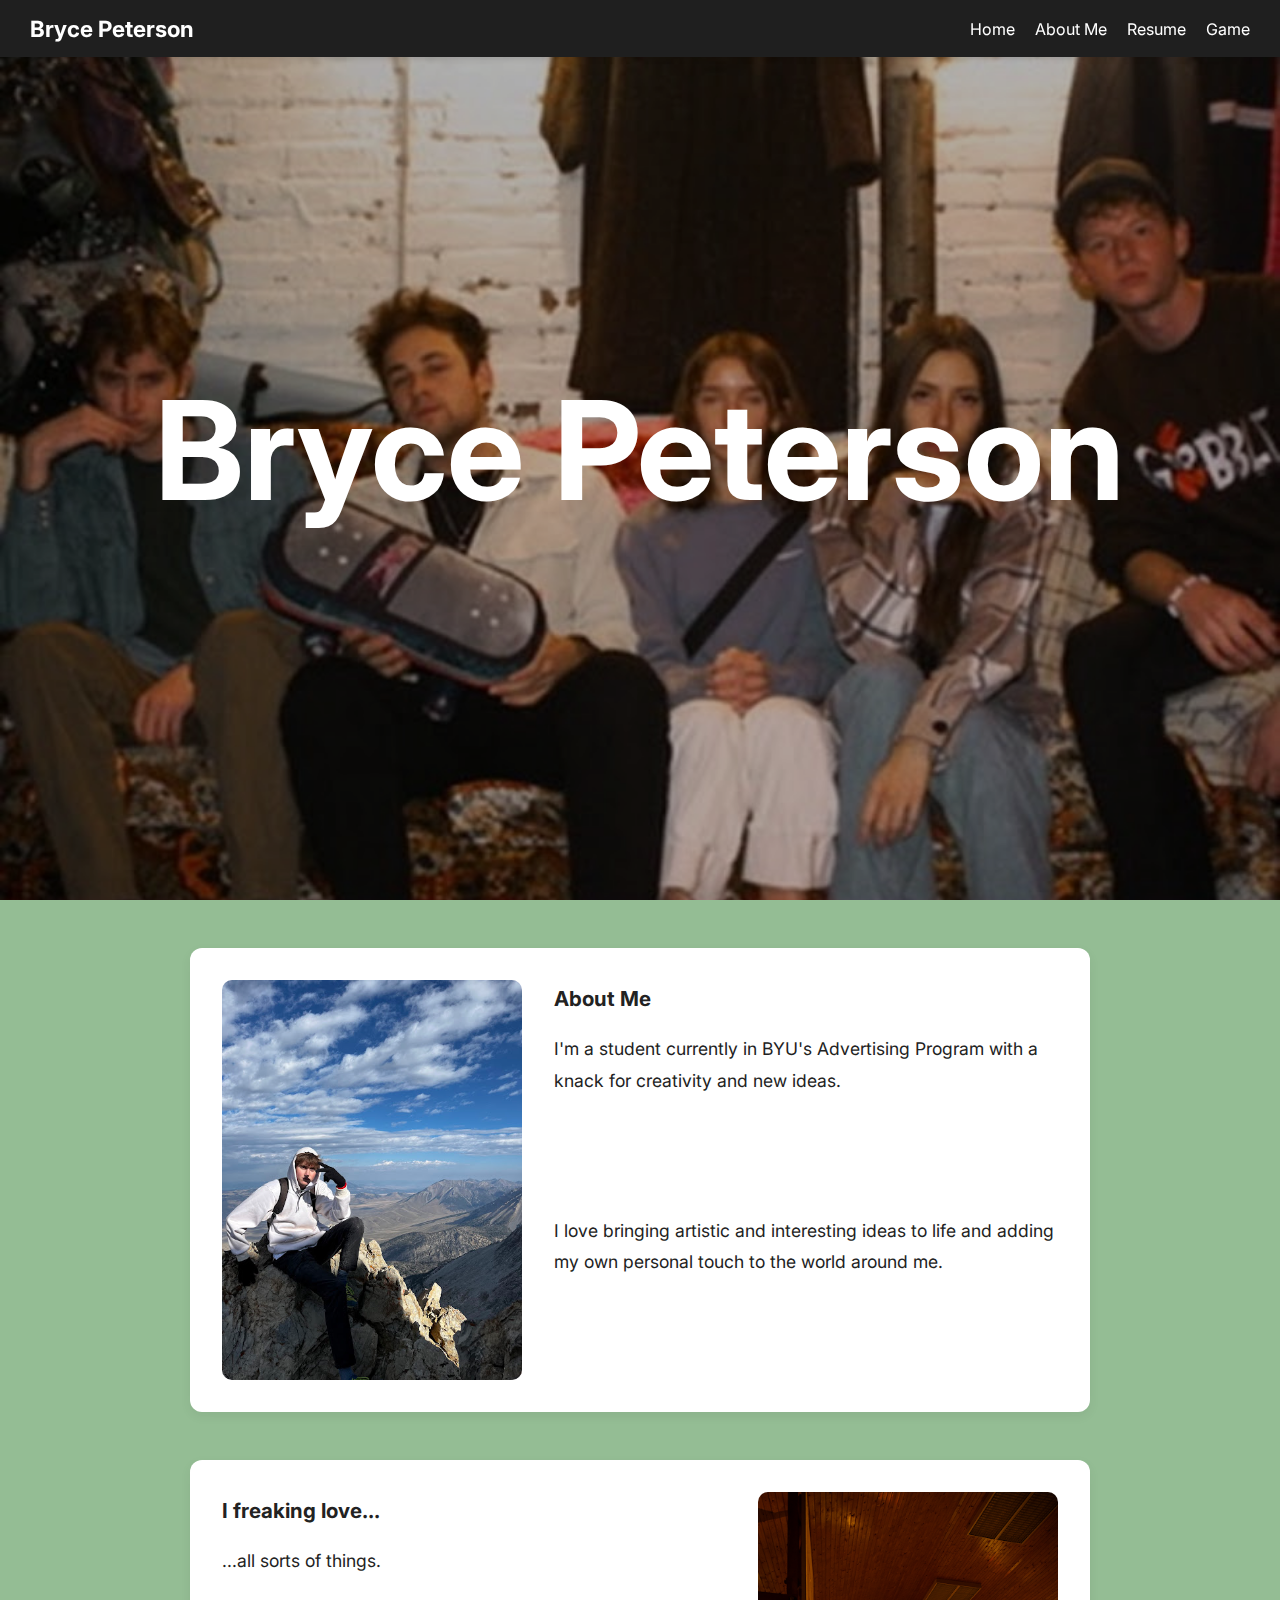
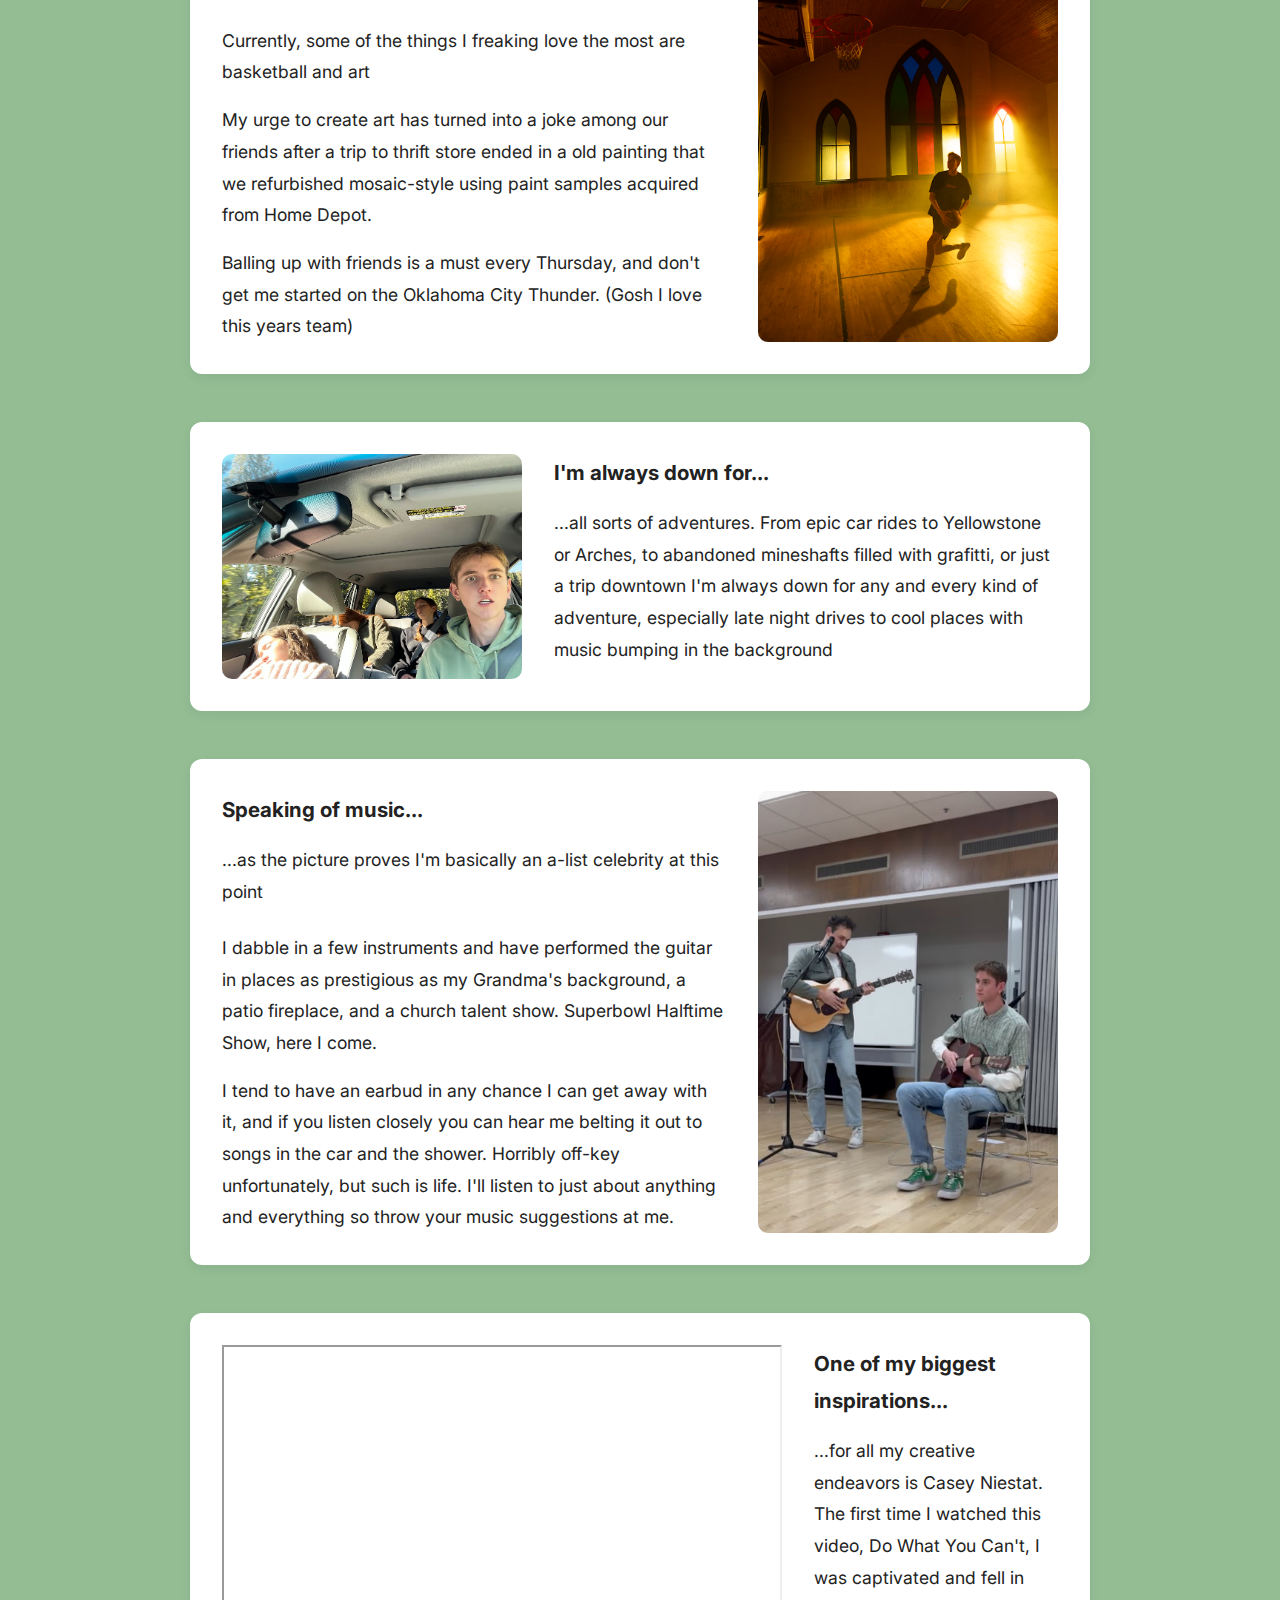
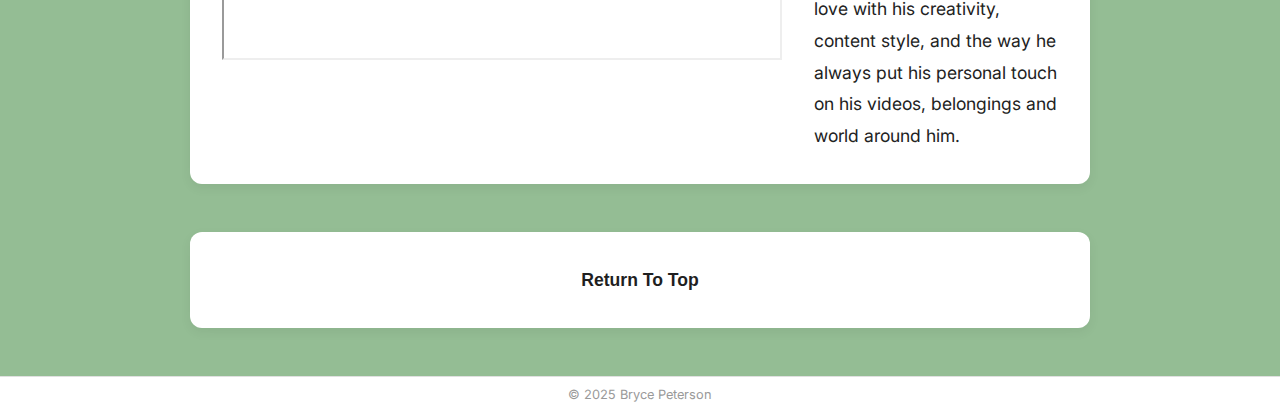
<file: html/aboutme.html>
<!DOCTYPE html>
<html lang="en">
<head>
    <meta charset="UTF-8">
    <meta name="viewport" content="width=device-width, initial-scale=1.0">
    <title>Bryce Peterson - About Me</title>
    <link rel="stylesheet" href="../style/style.css">
</head>
<body class="greenbody">
    <div class="navbar">
        <div class="logo">Bryce Peterson</div>
        <div class="hamburger" onclick="toggleMenu()">
          <div></div>
          <div></div>
          <div></div>
        </div>
        <div class="nav-links" id="navLinks">
          <a href="index.html">Home</a>
          <a href="aboutme.html">About Me</a>
          <!-- <a href="campaigns.html">Campaigns</a> -->
          <a href="resume.html">Resume</a>
          <a href="game.html">Game</a>
        </div>
      </div>

      <header class="hero-section">
        <img src="../images/justatoughflic.jpg" alt="Bryce and his friends on a couch" class="hero-img">
        <div class="hero-text">
            <h1>Bryce Peterson</h1>
        </div>
      </header>

      <section class="about-content">
        <div class="content-row left-image">
        <img src="../images/meontopofamountain.jpg" alt="Me posing while hiking Mt. Borah">
            <div class="text-container">
                <h3>About Me</h3>
                <p>I'm a student currently in BYU's Advertising Program with a knack for creativity and new ideas.</p>
                <p>I love bringing artistic and interesting ideas to life and adding my own personal touch to the world around me.</p>
            </div>
        </div>
      </section>

      <section class="about-content">
        <div class="content-row right-image">
        <img src="../images/amazingballingme.PNG" alt="Me in a church playing basketball">
            <div class="text-container">
                <h3>I freaking love...</h3>
                <p>...all sorts of things.</p>
                <p>Currently, some of the things I freaking love the most are basketball and art</p>
                <p>My urge to create art has turned into a joke among our friends after a trip to thrift store ended in a old painting that we refurbished mosaic-style using paint samples acquired from Home Depot.</p>
                <p>Balling up with friends is a must every Thursday, and don't get me started on the Oklahoma City Thunder. (Gosh I love this years team)</p>
            </div>
        </div>
      </section>

      <section class="about-content">
        <div class="content-row left-image">
        <img src="../images/funcarselfie.JPG" alt="A selfie in the car with friends">
            <div class="text-container">
                <h3>I'm always down for...</h3>
                <p>...all sorts of adventures. From epic car rides to Yellowstone or Arches, to abandoned mineshafts filled with grafitti, or just a trip downtown
                I'm always down for any and every kind of adventure, especially late night drives to cool places with music bumping in the background</p>
            </div>

        </div>
      </section>

      <section class="about-content">
        <div class="content-row right-image">
            <img src="../images/meandpookieandrewperforming.jpg" alt="Me and a friend performing on guitar at a talent show">
            <div class="text-container">
                <h3>Speaking of music...</h3>
                <p>...as the picture proves I'm basically an a-list celebrity at this point</p>
                <p>I dabble in a few instruments and have performed the guitar in places as prestigious as my Grandma's background, a patio fireplace, and a church talent show. Superbowl Halftime Show, here I come.</p>
                <p>I tend to have an earbud in any chance I can get away with it, and if you listen closely you can hear me belting it out to songs in the car and the shower. Horribly off-key unfortunately, but such is life. I'll listen to just about anything and everything so throw your music suggestions at me.</p>
            </div>
        </div>
      </section>

      <section class="about-content">
        <div class="content-row left-image">
            <iframe width="560" height="315" src="https://www.youtube.com/watch?v=jG7dSXcfVqE" title="Casey Niestat: Do What You Can't" allow="accelerometer; autoplay; clipboard-write; encrypted-media; gyroscope; picture-in-picture" allowfullscreen></iframe>
            <div class="text-container">
                <h3>One of my biggest inspirations...</h3>
                <p>...for all my creative endeavors is Casey Niestat. The first time I watched this video, Do What You Can't, I was captivated and fell in love with his creativity, content style, and the way he always put his personal touch on his videos, belongings and world around him.</p>
            </div>   
        </div>
      </section>

      <section class="about-content centeralign">
        
            <h4><a href="#" class="aboutmeatag">Return To Top</a></h4>

      </section>



      <footer class="footer">
        <p>&copy; 2025 Bryce Peterson</p>
      </footer>

      <script src="../scripts/togglescript.js"></script>
      <script src="../scripts/about.js"></script>


    
</body>
</html>
</file>
<file: style/style.css>
@import url('https://fonts.googleapis.com/css2?family=Inter:wght@400;600&display=swap');

* {
    margin: 0;
    padding: 0;
    box-sizing: border-box;
  }
  
  body {
    font-family: Arial, sans-serif;
    padding-top: 60px;
  }
  
  .navbar {
    position: fixed;
    top: 0;
    width: 100%;
    background-color: #1f1f1f;
    color: white;
    display: flex;
    justify-content: space-between;
    align-items: center;
    padding: 15px 30px;
    z-index: 1000;
    box-shadow: 0 2px 5px rgba(0, 0, 0, 0.1);
  }
  
  .logo {
    font-size: 1.4em;
    font-weight: bold;
  }
  
  .nav-links {
    display: flex;
    gap: 20px;
  }
  
  .nav-links a {
    color: white;
    text-decoration: none;
    font-size: 1em;
    transition: color 0.3s ease;
  }
  
  .nav-links a:hover {
    color: #94bd94;
  }
  
  .hamburger {
    display: none;
    flex-direction: column;
    cursor: pointer;
  }
  
  .hamburger div {
    width: 25px;
    height: 3px;
    background-color: white;
    margin: 4px 0;
  }
  
  @media (max-width: 768px) {
    .nav-links {
      position: absolute;
      top: 60px;
      right: 0;
      background-color: #1f1f1f;
      flex-direction: column;
      width: 100%;
      display: none;
      padding: 10px 0;
    }
  
    .nav-links.show {
      display: flex;
    }
  
    .hamburger {
      display: flex;
    }
  }
  
  /* Optional: style your placeholder sections */
  .section {
    padding: 30px;
    display: flex;
    align-items: start;
    justify-content: flex-start;
    font-size: 2rem;
  }

  .topsection {
    padding: 10px;
    display: flex;
    align-items: center;
    justify-content: center;
    font-size: 2rem;
    background-color: #94bd94;
  }
  
  .education { background-color: #f0f0f0; }
  .workexperience { background-color: #e0e0e0; }
  .skills { background-color: #d0d0d0; }
  .notableitems { background-color: #c0c0c0;}


  .footer {
    background-color: white;      /* White background */
    color: #999999;                 /* Light grey text */
    text-align: center;
    padding: 10px 0;                /* Slightly smaller padding */
    font-size: 0.8em;               /* Slightly smaller text */
    border-top: 1px solid #e0e0e0;  /*  subtle top border */
  }

  @media (max-width: 768px) {
    .footer {
      font-size: 0.75em;            /* Slightly smaller font size for mobile */
      padding: 8px 0;               /* Adjust padding for mobile screens */
    }
  }
  
  .personalinfo {
    font-family: Arial, Helvetica, sans-serif;
    font-size: 1rem;
    justify-content: flex-end;
    text-align: right;
    padding-right: 4px;
    margin-top: auto;
    line-height: 160%;
    display: flex;
    gap: 1.5rem;
  }

  .biggerlineheight {line-height: 200%;}

  .notoppadding {padding-top: 0px;}
  .removemargintop {margin-top: 0px;}

  h2 {
    margin: 0px;
    overflow: hidden;
  }
  
  .profile-pic {
    width: 92px;
    height: auto;
    border-radius: 8px; /* optional, for a rounded look */
    display: block;
    float: left;
    
  }

  @media (max-width: 768px) {
    .personalinfo {
      flex-direction: column;
      align-items: flex-start;
    }
  
    .profile-pic {
      margin-top: 1rem;
      width: 80%;
      max-width: 250px;
    }
  }


/* Base styles */
body {
    font-family: 'Inter', sans-serif;
    color: #222;
    background-color: #f9f9f9;
    margin: 0;
    padding: 0;
  }
  
  /* Resume Section Container */
  .resume-section {
    background-color: #ffffff;
    padding: 2rem;
    margin: 2rem auto;
    max-width: 900px;
    border-radius: 12px;
    box-shadow: 0 4px 12px rgba(0, 0, 0, 0.06);
    transition: transform 0.2s ease;
  }
  
  /* Slight hover effect for card lift */
  .resume-section:hover {
    transform: translateY(-3px);
  }
  
  /* Section Headers */
  .resume-section h3 {
    font-size: 1.4rem;
    font-weight: 600;
    margin-bottom: 1rem;
    padding-left: 1rem;
    border-left: 4px solid #94bd94;
    color: #222;
  }
  
  /* Unordered and Ordered Lists */
  .resume-section ul,
  .resume-section ol {
    margin-left: 1.5rem;
    padding-left: 0.5rem;
    line-height: 1.7;
    font-size: 1rem;
    color: #333;
  }
  
  /* List Items */
  .resume-section li {
    margin-bottom: 0.5rem;
  }
  
  /* Links (if any are inside) */
  .resume-section a {
    color: #007acc;
    text-decoration: none;
    transition: color 0.3s ease, transform 0.2s ease;
  }
  
  .resume-section a:hover {
    color: #005f99;
    transform: translateY(-2px);
  }

  .personalinfo {
    display: flex;
    justify-content: space-between;
    align-items: center;
    max-width: 1000px;
    margin: 2rem auto;
    padding: 2rem;
    background-color: #fff;
    border-radius: 12px;
    box-shadow: 0 4px 12px rgba(0, 0, 0, 0.06);
    gap: 2rem;
  }
  
  .info-text {
    text-align: right;
    font-size: 1rem;
    line-height: 1.6;
    color: #333;
    flex: 1;
  }
  
  .info-text h4 {
    font-size: 1.6rem;
    font-weight: 600;
    margin-bottom: 0.5rem;
    color: #222;
  }
  
  .profile-pic {
    width: 140px;
    height: 140px;
    object-fit: cover;
    border-radius: 12px;
    box-shadow: 0 2px 6px rgba(0, 0, 0, 0.08);
  }

  @media (max-width: 700px) {
    .personalinfo {
      flex-direction: column-reverse;
      text-align: center;
    }
  
    .info-text {
      text-align: center;
    }
  
    .profile-pic {
      width: 120px;
      height: 120px;
      margin-bottom: 1rem;
    }
  }

  .resume-section,
.personalinfo {
  background-color: #ffffff;
  border-radius: 12px;
  box-shadow: 0 4px 12px rgba(0, 0, 0, 0.06);
  padding: 2rem;
  margin: 2rem auto;
  max-width: 900px;
}

.greenbody {
  font-family: 'Inter', sans-serif;
  background-color: #94bd94; /* soft green */
  margin: 0;
  padding: 0;
  color: #222;
}
  
.bold {font-weight: bold;}

/* HERO SECTION */
.hero-section {
    position: relative;
    width: 100%;
    height: 70vh;
    overflow: hidden;
  }
  
  .hero-img {
    width: 100%;
    height: 100%;
    object-fit: cover;
    filter: brightness(70%);
  }
  
  .hero-text {
    position: absolute;
    top: 50%;
    left: 50%;
    transform: translate(-50%, -50%);
    color: white;
    text-align: center;
    font-size: 2.5rem;
    font-weight: 700;
    font-family: 'Inter', sans-serif;
  }
  
  /* ABOUT CONTENT */
  .about-content {
    background-color: #ffffff;
    border-radius: 12px;
    box-shadow: 0 4px 12px rgba(0, 0, 0, 0.06);
    padding: 2rem;
    margin: 3rem auto;
    max-width: 900px;
    font-size: 1.1rem;
    line-height: 1.8;
    color: #222;
  }

  @media (max-width: 700px) {
    .hero-text {
      font-size: 1.8rem;
      padding: 0 1rem;
    }
  
    .hero-section {
      height: 50vh;
    }
  }

  /* Animation on text load */
@keyframes fadeSlideIn {
    0% {
      opacity: 0;
      transform: translate(-50%, -60%);
    }
    100% {
      opacity: 1;
      transform: translate(-50%, -50%);
    }
  }
  
  .hero-text {
    position: absolute;
    top: 50%;
    left: 50%;
    transform: translate(-50%, -50%);
    color: white;
    text-align: center;
    font-size: 4.3rem;
    font-weight: 700;
    font-family: 'Inter', sans-serif;
    animation: fadeSlideIn 1.2s ease-out forwards;
    z-index: 10;
    white-space: nowrap;
  }
  
  /* Fade hero image as you scroll */
  .hero-section {
    position: relative;
    width: 100%;
    height: 100vh;
    overflow: hidden;
    transition: opacity 0.4s ease;
    padding-top: 55px;
  }
  
  .hero-img {
    width: 100%;
    height: 100%;
    object-fit: cover;
    filter: brightness(70%);
    transition: filter 0.3s ease;
    z-index: 1;
  }

  .content-row {
    display: flex;
    gap: 2rem;
    align-items: stretch;
    justify-content: space-between;
  }
  
  .content-row img {
    width: auto;
    height: 100%;
    max-width: 300px;
    object-fit: cover;
    border-radius: 10px;
  }
  
  .content-row p {
    flex: 1;
    font-size: 1rem;
    line-height: 1.6;
  }
  
  /* Alternate layout for switching image sides */
  .left-image img {
    order: 0;
  }
  
  .right-image img {
    order: 1;
  }
  
  /* Responsive layout */
  @media (max-width: 768px) {
    .content-row {
      flex-direction: column;
      align-items: center;
    }
  
    .content-row img {
      width: 100%;
      height: auto;
      max-width: 100%;
    }
  
    .content-row p {
      text-align: center;
    }
  }

  .text-container {
    flex: 1;
    display: flex;
    flex-direction: column;
    justify-content: flex-start;
    gap: 1rem;
  }
  
  .text-container h3 {
    margin-top: 0;
  }
  
  .text-container p {
    margin: 0;
    line-height: 1.8;
    font-size: 1.1rem;
  }
  
  .hero-img-abt-me {
    width: 100%;
    height: 100%;
    object-fit: cover;
    filter: brightness(70%);
    transition: filter 0.3s ease;
    z-index: 1;
  }

  .hero-section-abt-me {
    position: relative;
    width: 100%;
    height: 100%;
    overflow: hidden;
    transition: opacity 0.4s ease;
    padding-top: 35px;
  }

  .aboutmeatag {
    font-family: Arial, Helvetica, sans-serif;
    font-style: normal;
    text-decoration: none;
    color: #1f1f1f;
    align-items: center;
    transition: color 0.3s ease;
    text-align: center;
  }

  .aboutmeatag:hover {
    color: #94bd94;
    font-size: 110%;
  }

  .centeralign {
    text-align: center;
  }

  .mybloglink {
    text-decoration: underline;
    font-family: Arial, Helvetica, sans-serif;
    font-style: normal;
    transition: color 0.3s ease;
    color: #333;
  }

  .mybloglink:hover {
    color: #94bd94;
    font-size: 110%;
  }

  .tableau-wrapper {
    max-width: 100%;
    padding: 1rem;
    background-color: white;
    border-radius: 12px;
    box-shadow: 0 4px 12px rgba(0, 0, 0, 0.06);
    overflow: visible;
    aspect-ratio: 16 / 9;
    position: relative;
  }
  
  /* Make sure the Tableau embed fits the wrapper with proper scaling */
  .tableau-wrapper .tableauPlaceholder,
  .tableau-wrapper object {
    position: absolute;
    top: 0;
    left: 0;
    width: 100% !important;
    height: 100% !important;
    max-width: 100%;
    border: none;
  }
</file>
